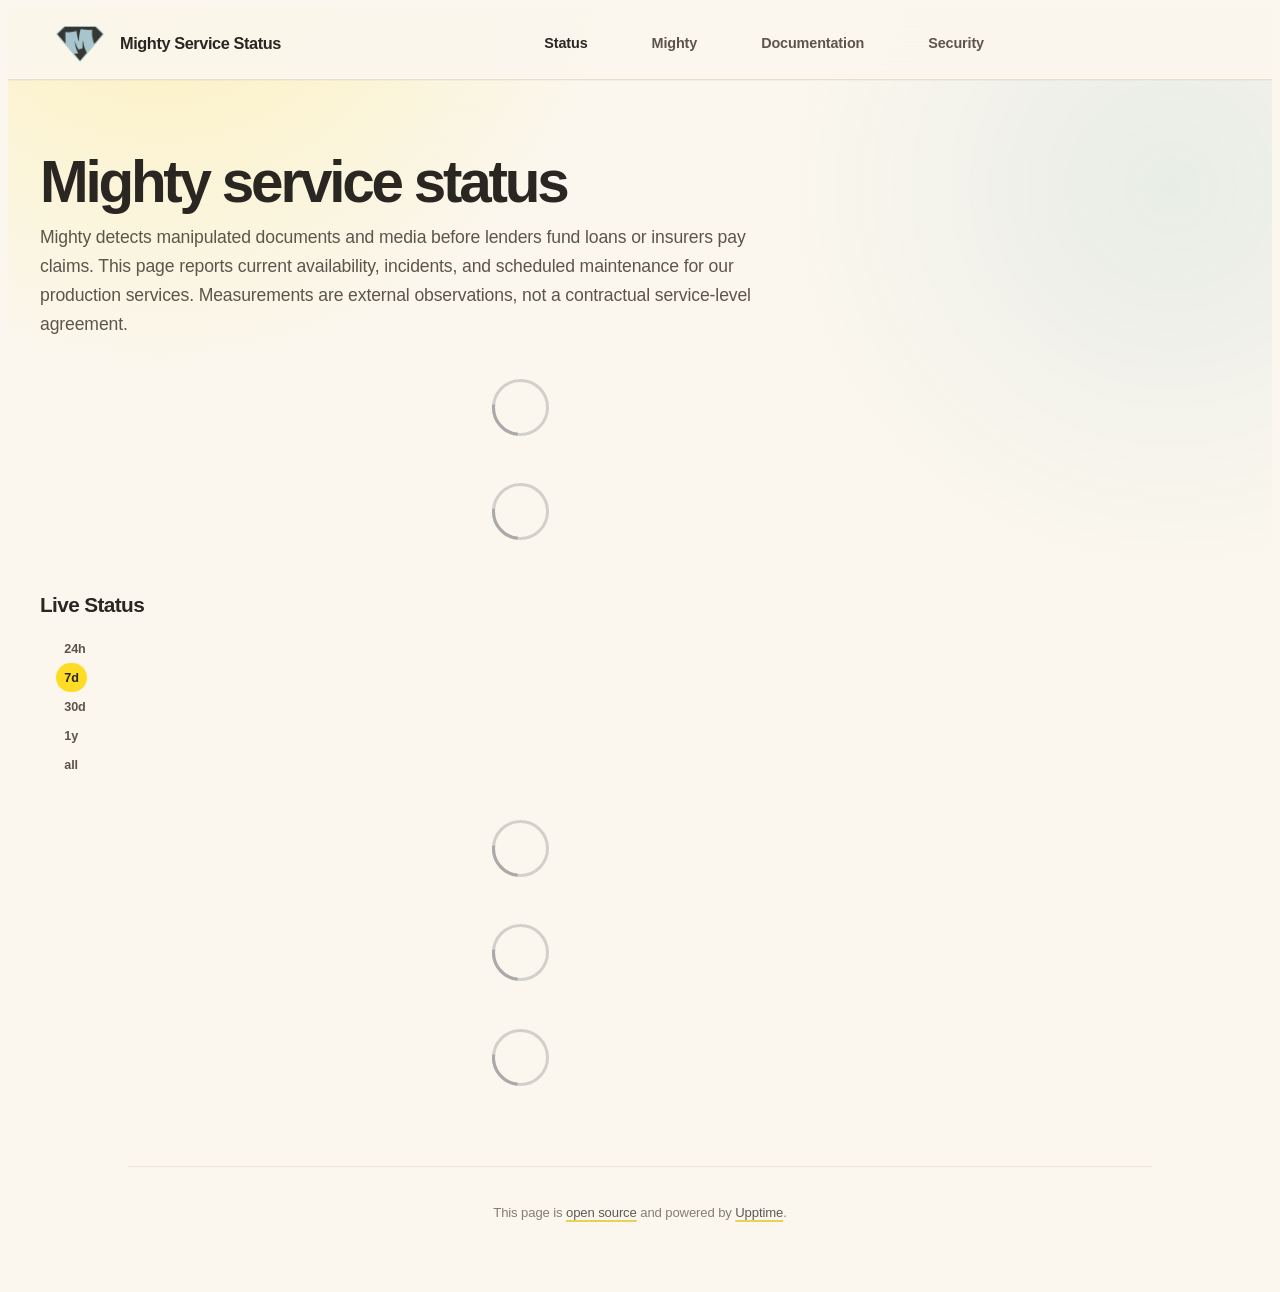
<file: index.html>
<!DOCTYPE html> <html lang=en> <head> <meta charset=utf-8> <meta content="width=device-width,initial-scale=1" name=viewport> <meta content=#fbf7ee name=theme-color> <base href=/ > <link href=manifest.json rel=manifest crossorigin=use-credentials> <script>__SAPPER__={baseUrl:"",preloaded:[void 0,{}]};if('serviceWorker' in navigator)navigator.serviceWorker.register('/service-worker.js');(function(){try{eval("async function x(){}");var main="/client/client.2e25747e.js"}catch(e){main="/client/legacy/client.e9487265.js"};var s=document.createElement("script");try{new Function("if(0)import('')")();s.src=main;s.type="module";s.crossOrigin="use-credentials";}catch(e){s.src="/client/shimport@2.0.5.js";s.setAttribute("data-main",main);}document.head.appendChild(s);}());</script> <link href=client/client-ce143710.css rel=stylesheet><link href=client/createOctokit-865318f3.css rel=stylesheet><link href=client/index-8a0b566a.css rel=stylesheet> <title>Mighty Service Status</title><meta content="Mighty Service Status" property=og:title> <meta content="Live uptime and incident updates for Mighty’s AI document-fraud detection services." property=og:description> <meta content=website property=og:type> <meta content=https://status.trymighty.ai/ property=og:url> <meta content=Mighty property=og:site_name> <meta content=https://status.trymighty.ai/status-social-card.png property=og:image> <meta content=1200 property=og:image:width> <meta content=630 property=og:image:height> <meta content="Mighty service status" property=og:image:alt> <script type=application/ld+json>{"@context":"https://schema.org","@type":"WebPage","@id":"https://status.trymighty.ai/#webpage","url":"https://status.trymighty.ai/","name":"Mighty Service Status","description":"Live uptime, incident, maintenance, and response-time updates for Mighty\u2019s AI document-fraud detection services for lending and insurance.","isPartOf":{"@type":"WebSite","@id":"https://trymighty.ai/#website","url":"https://trymighty.ai/","name":"Mighty"},"about":{"@type":"SoftwareApplication","name":"Mighty","applicationCategory":"BusinessApplication","url":"https://trymighty.ai/","description":"AI document-fraud detection for lending and insurance."},"publisher":{"@type":"Organization","name":"Mighty","url":"https://trymighty.ai/"},"inLanguage":"en-US"}</script><link href=/mighty-theme.css rel=stylesheet data-svelte=svelte-1affzgg><link href=https://status.trymighty.ai/global.css rel=stylesheet data-svelte=svelte-1affzgg><link href=/favicon.png rel=icon data-svelte=svelte-1affzgg type=image/png><link href=https://status.trymighty.ai/ rel=canonical data-svelte=svelte-1affzgg><meta content="Live uptime, incident, maintenance, and response-time updates for Mighty’s AI document-fraud detection services for lending and insurance." name=description data-svelte=svelte-1affzgg><meta content="index, follow, max-image-preview:large, max-snippet:-1" name=robots data-svelte=svelte-1affzgg><meta content=light name=color-scheme data-svelte=svelte-1affzgg><meta content="Mighty Status" name=application-name data-svelte=svelte-1affzgg><meta content=summary_large_image name=twitter:card data-svelte=svelte-1affzgg><meta content="Mighty Service Status" name=twitter:title data-svelte=svelte-1affzgg><meta content="Live uptime and incident updates for Mighty’s AI document-fraud detection services." name=twitter:description data-svelte=svelte-1affzgg><meta content=https://status.trymighty.ai/status-social-card.png name=twitter:image data-svelte=svelte-1affzgg> <link href=/client/client.2e25747e.js rel=modulepreload as=script crossorigin=use-credentials><link href=/client/client-ce143710.css rel=preload as=style><link href=/client/index.8f5f314c.js rel=modulepreload as=script crossorigin=use-credentials><link href=/client/createOctokit.9b468b02.js rel=modulepreload as=script crossorigin=use-credentials><link href=/client/inject_styles.803b7e80.js rel=modulepreload as=script crossorigin=use-credentials><link href=/client/createOctokit-865318f3.css rel=preload as=style><link href=/client/index-8a0b566a.css rel=preload as=style></head> <body> <div id=sapper> <nav class=svelte-a08hsz><div class="svelte-a08hsz container"><div><a href=https://status.trymighty.ai class="svelte-a08hsz logo"><img alt="" class=svelte-a08hsz src=/mighty-logo.png> <div>Mighty Service Status</div></a></div> <ul class=svelte-a08hsz><li><a href=/ class=svelte-a08hsz target=_self aria-current=page>Status</a> <li><a href=https://trymighty.ai/ class=svelte-a08hsz target=_self>Mighty</a> <li><a href=https://trymighty.ai/docs class=svelte-a08hsz target=_self>Documentation</a> <li><a href=https://trymighty.ai/security class=svelte-a08hsz target=_self>Security</a> </li> </ul></div> </nav> <main class=container> <header class=svelte-ngkazm><h1><strong>Mighty service status</strong></h1> <p class="svelte-ngkazm lead">Mighty detects manipulated documents and media before lenders fund loans or insurers pay claims. This page reports current availability, incidents, and scheduled maintenance for our production services. Measurements are external observations, not a contractual service-level agreement.</header> <section class=svelte-8lnl4f><div class="svelte-68jxue loading"><svg class=svelte-68jxue height=38 stroke=#aaa width=38 xmlns=http://www.w3.org/2000/svg><g fill=none fill-rule=evenodd><g stroke-width=2 transform="translate(1 1)"><circle cx=18 cy=18 r=18 stroke-opacity=.5></circle><path d="M36 18c0-9.94-8.06-18-18-18"><animateTransform attributeName=transform dur=1s from="0 18 18" repeatCount=indefinite to="360 18 18" type=rotate></animateTransform></path></g></g></svg></div> </section> <section class=svelte-8lnl4f><div class="svelte-68jxue loading"><svg class=svelte-68jxue height=38 stroke=#aaa width=38 xmlns=http://www.w3.org/2000/svg><g fill=none fill-rule=evenodd><g stroke-width=2 transform="translate(1 1)"><circle cx=18 cy=18 r=18 stroke-opacity=.5></circle><path d="M36 18c0-9.94-8.06-18-18-18"><animateTransform attributeName=transform dur=1s from="0 18 18" repeatCount=indefinite to="360 18 18" type=rotate></animateTransform></path></g></g></svg></div> </section> <div class="svelte-ejy0yk f changed"><h2>Live Status</h2> <form class="svelte-ejy0yk f r"><div><input class=svelte-ejy0yk id=data_day name=d type=radio value=day><label class=svelte-ejy0yk for=data_day>24h</label></div> <div><input class=svelte-ejy0yk id=data_week name=d type=radio value=week checked><label class=svelte-ejy0yk for=data_week>7d</label></div> <div><input class=svelte-ejy0yk id=data_month name=d type=radio value=month><label class=svelte-ejy0yk for=data_month>30d</label></div> <div><input class=svelte-ejy0yk id=data_year name=d type=radio value=year><label class=svelte-ejy0yk for=data_year>1y</label></div> <div><input class=svelte-ejy0yk id=data_all name=d type=radio value=all><label class=svelte-ejy0yk for=data_all>all</label></div></form></div> <section class="svelte-ejy0yk live-status"><div class="svelte-68jxue loading"><svg class=svelte-68jxue height=38 stroke=#aaa width=38 xmlns=http://www.w3.org/2000/svg><g fill=none fill-rule=evenodd><g stroke-width=2 transform="translate(1 1)"><circle cx=18 cy=18 r=18 stroke-opacity=.5></circle><path d="M36 18c0-9.94-8.06-18-18-18"><animateTransform attributeName=transform dur=1s from="0 18 18" repeatCount=indefinite to="360 18 18" type=rotate></animateTransform></path></g></g></svg></div> </section> <section><div class="svelte-68jxue loading"><svg class=svelte-68jxue height=38 stroke=#aaa width=38 xmlns=http://www.w3.org/2000/svg><g fill=none fill-rule=evenodd><g stroke-width=2 transform="translate(1 1)"><circle cx=18 cy=18 r=18 stroke-opacity=.5></circle><path d="M36 18c0-9.94-8.06-18-18-18"><animateTransform attributeName=transform dur=1s from="0 18 18" repeatCount=indefinite to="360 18 18" type=rotate></animateTransform></path></g></g></svg></div> </section> <section><div class="svelte-68jxue loading"><svg class=svelte-68jxue height=38 stroke=#aaa width=38 xmlns=http://www.w3.org/2000/svg><g fill=none fill-rule=evenodd><g stroke-width=2 transform="translate(1 1)"><circle cx=18 cy=18 r=18 stroke-opacity=.5></circle><path d="M36 18c0-9.94-8.06-18-18-18"><animateTransform attributeName=transform dur=1s from="0 18 18" repeatCount=indefinite to="360 18 18" type=rotate></animateTransform></path></g></g></svg></div></section></main> <footer class=svelte-jbr799><p>This page is <a href=https://github.com/TryMightyAI/status>open source</a> and powered by <a href=https://upptime.js.org>Upptime</a>.</p> </footer></div> <script> try {
        if (typeof window !== "undefined" && window.navigator && navigator.serviceWorker) {
          navigator.serviceWorker.getRegistrations().then(function (registrations) {
            for (let registration of registrations) {
              registration.unregister();
            }
          });
        }
        if (typeof window !== "undefined" && "caches" in window) {
          caches.keys().then(function (keyList) {
            return Promise.all(
              keyList.map(function (key) {
                return caches.delete(key);
              })
            );
          });
        }
      } catch (error) {} </script>
</file>
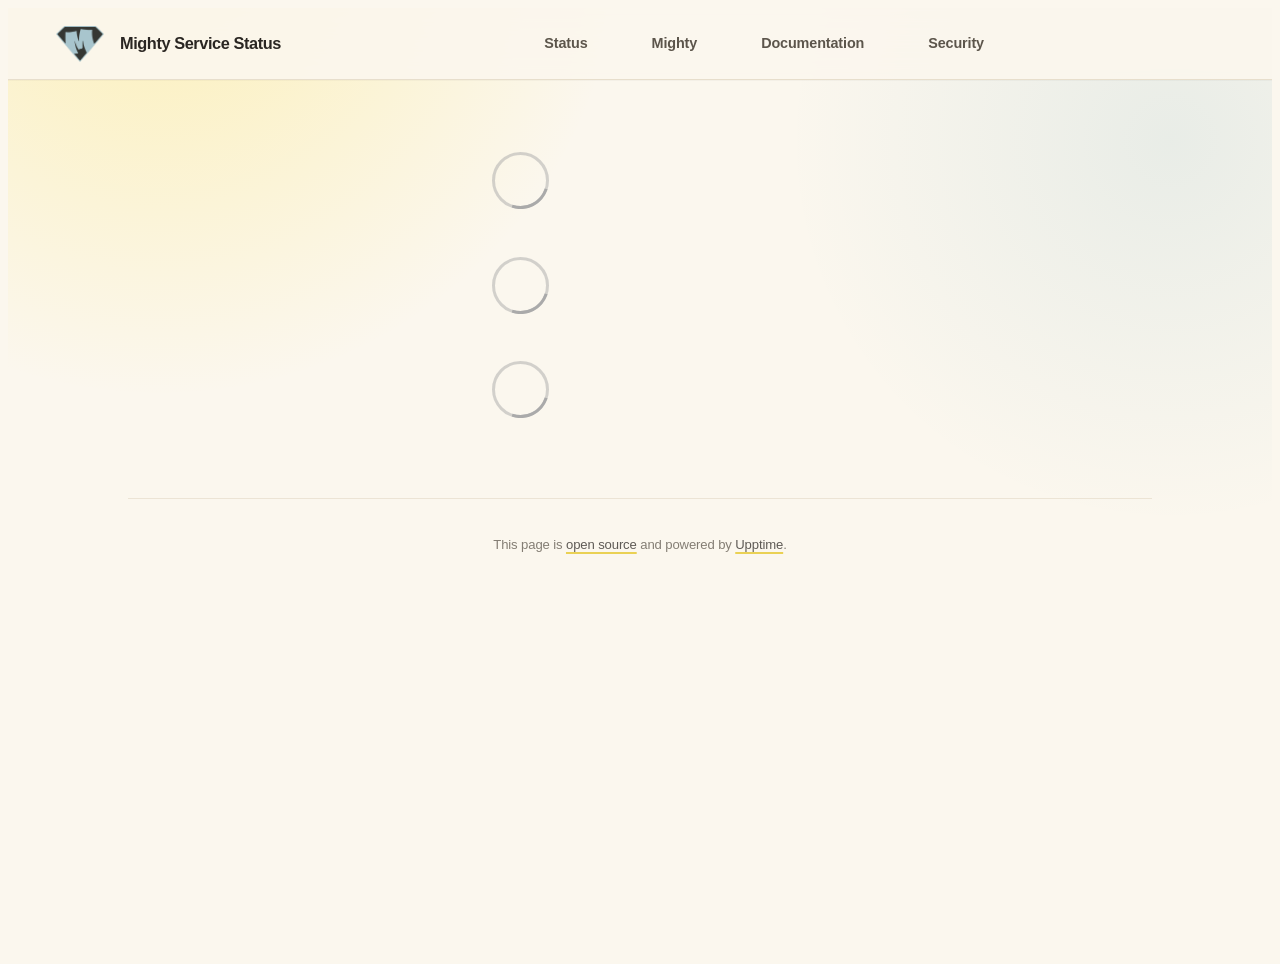
<file: history/api/index.html>
<!DOCTYPE html> <html lang=en> <head> <meta charset=utf-8> <meta content="width=device-width,initial-scale=1" name=viewport> <meta content=#fbf7ee name=theme-color> <base href=/ > <link href=manifest.json rel=manifest crossorigin=use-credentials> <script>__SAPPER__={baseUrl:"",preloaded:[void 0,null,{slug:"api"}]};if('serviceWorker' in navigator)navigator.serviceWorker.register('/service-worker.js');(function(){try{eval("async function x(){}");var main="/client/client.2e25747e.js"}catch(e){main="/client/legacy/client.e9487265.js"};var s=document.createElement("script");try{new Function("if(0)import('')")();s.src=main;s.type="module";s.crossOrigin="use-credentials";}catch(e){s.src="/client/shimport@2.0.5.js";s.setAttribute("data-main",main);}document.head.appendChild(s);}());</script> <link href=client/client-ce143710.css rel=stylesheet><link href=client/createOctokit-865318f3.css rel=stylesheet><link href=client/_number_-a307bba4.css rel=stylesheet> <title>API status history | Mighty</title><link href=/mighty-theme.css rel=stylesheet data-svelte=svelte-1affzgg><link href=https://status.trymighty.ai/global.css rel=stylesheet data-svelte=svelte-1affzgg><link href=/favicon.png rel=icon data-svelte=svelte-1affzgg type=image/png><meta content="Current uptime, response-time history, and past incidents for the Mighty API service." name=description data-svelte=svelte-1opztgm><link href=https://status.trymighty.ai/history/api/ rel=canonical data-svelte=svelte-1opztgm> <link href=/client/client.2e25747e.js rel=modulepreload as=script crossorigin=use-credentials><link href=/client/client-ce143710.css rel=preload as=style><link href=/client/_number_.bdbcb7b8.js rel=modulepreload as=script crossorigin=use-credentials><link href=/client/createOctokit.9b468b02.js rel=modulepreload as=script crossorigin=use-credentials><link href=/client/inject_styles.803b7e80.js rel=modulepreload as=script crossorigin=use-credentials><link href=/client/createOctokit-865318f3.css rel=preload as=style><link href=/client/_number_-a307bba4.css rel=preload as=style></head> <body> <div id=sapper> <nav class=svelte-a08hsz><div class="svelte-a08hsz container"><div><a href=https://status.trymighty.ai class="svelte-a08hsz logo"><img alt="" class=svelte-a08hsz src=/mighty-logo.png> <div>Mighty Service Status</div></a></div> <ul class=svelte-a08hsz><li><a href=/ class=svelte-a08hsz target=_self>Status</a> <li><a href=https://trymighty.ai/ class=svelte-a08hsz target=_self>Mighty</a> <li><a href=https://trymighty.ai/docs class=svelte-a08hsz target=_self>Documentation</a> <li><a href=https://trymighty.ai/security class=svelte-a08hsz target=_self>Security</a> </li> </ul></div> </nav> <main class=container> <section><div class="svelte-68jxue loading"><svg class=svelte-68jxue height=38 stroke=#aaa width=38 xmlns=http://www.w3.org/2000/svg><g fill=none fill-rule=evenodd><g stroke-width=2 transform="translate(1 1)"><circle cx=18 cy=18 r=18 stroke-opacity=.5></circle><path d="M36 18c0-9.94-8.06-18-18-18"><animateTransform attributeName=transform dur=1s from="0 18 18" repeatCount=indefinite to="360 18 18" type=rotate></animateTransform></path></g></g></svg></div></section> <section><div class="svelte-68jxue loading"><svg class=svelte-68jxue height=38 stroke=#aaa width=38 xmlns=http://www.w3.org/2000/svg><g fill=none fill-rule=evenodd><g stroke-width=2 transform="translate(1 1)"><circle cx=18 cy=18 r=18 stroke-opacity=.5></circle><path d="M36 18c0-9.94-8.06-18-18-18"><animateTransform attributeName=transform dur=1s from="0 18 18" repeatCount=indefinite to="360 18 18" type=rotate></animateTransform></path></g></g></svg></div></section> <section><div class="svelte-68jxue loading"><svg class=svelte-68jxue height=38 stroke=#aaa width=38 xmlns=http://www.w3.org/2000/svg><g fill=none fill-rule=evenodd><g stroke-width=2 transform="translate(1 1)"><circle cx=18 cy=18 r=18 stroke-opacity=.5></circle><path d="M36 18c0-9.94-8.06-18-18-18"><animateTransform attributeName=transform dur=1s from="0 18 18" repeatCount=indefinite to="360 18 18" type=rotate></animateTransform></path></g></g></svg></div></section></main> <footer class=svelte-jbr799><p>This page is <a href=https://github.com/TryMightyAI/status>open source</a> and powered by <a href=https://upptime.js.org>Upptime</a>.</p> </footer></div> <script> try {
        if (typeof window !== "undefined" && window.navigator && navigator.serviceWorker) {
          navigator.serviceWorker.getRegistrations().then(function (registrations) {
            for (let registration of registrations) {
              registration.unregister();
            }
          });
        }
        if (typeof window !== "undefined" && "caches" in window) {
          caches.keys().then(function (keyList) {
            return Promise.all(
              keyList.map(function (key) {
                return caches.delete(key);
              })
            );
          });
        }
      } catch (error) {} </script>
</file>
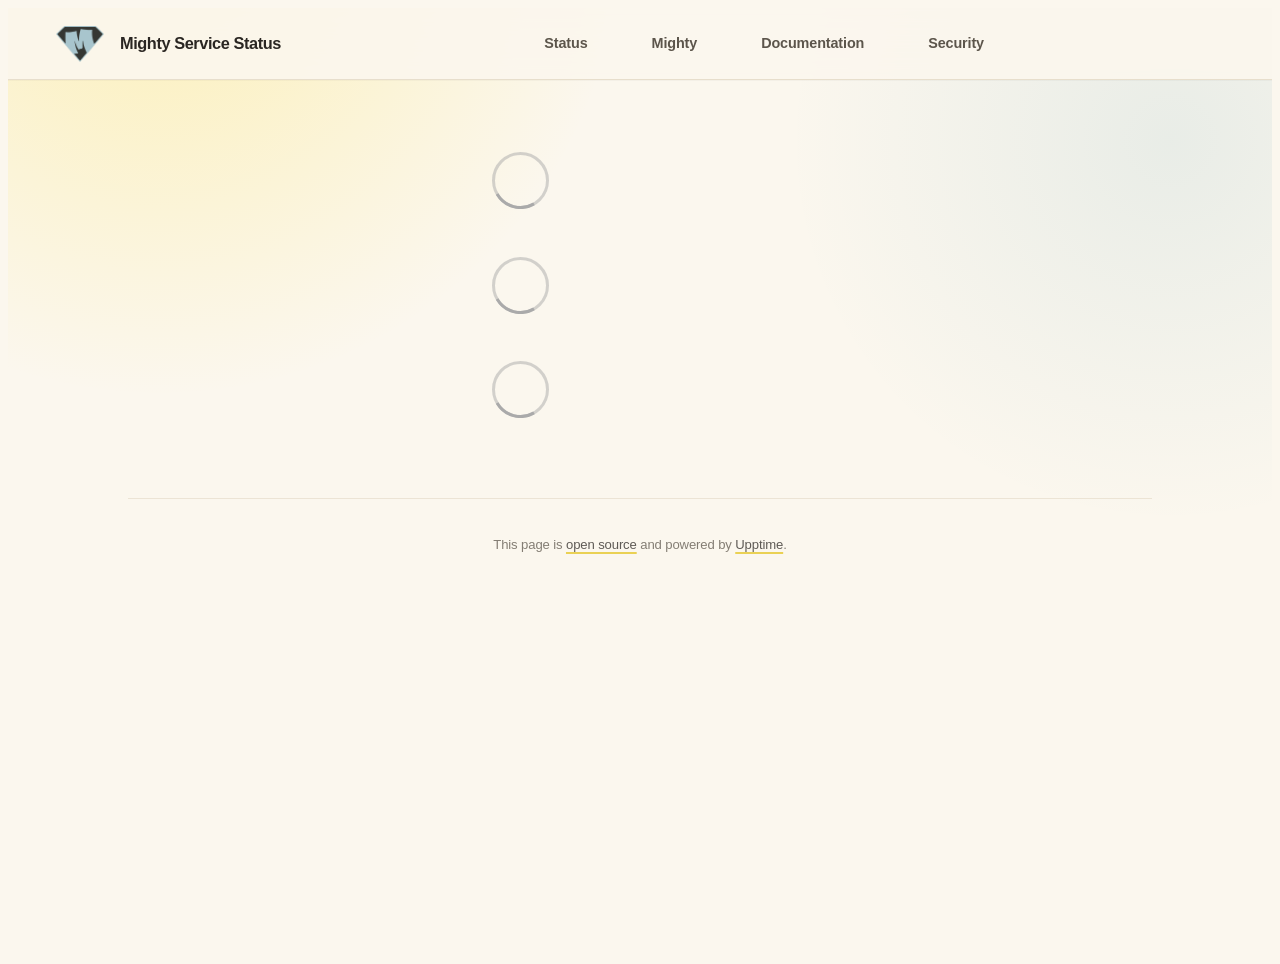
<file: history/scan-gateway/index.html>
<!DOCTYPE html> <html lang=en> <head> <meta charset=utf-8> <meta content="width=device-width,initial-scale=1" name=viewport> <meta content=#fbf7ee name=theme-color> <base href=/ > <link href=manifest.json rel=manifest crossorigin=use-credentials> <script>__SAPPER__={baseUrl:"",preloaded:[void 0,null,{slug:"scan-gateway"}]};if('serviceWorker' in navigator)navigator.serviceWorker.register('/service-worker.js');(function(){try{eval("async function x(){}");var main="/client/client.2e25747e.js"}catch(e){main="/client/legacy/client.e9487265.js"};var s=document.createElement("script");try{new Function("if(0)import('')")();s.src=main;s.type="module";s.crossOrigin="use-credentials";}catch(e){s.src="/client/shimport@2.0.5.js";s.setAttribute("data-main",main);}document.head.appendChild(s);}());</script> <link href=client/client-ce143710.css rel=stylesheet><link href=client/createOctokit-865318f3.css rel=stylesheet><link href=client/_number_-a307bba4.css rel=stylesheet> <title>Scan Gateway status history | Mighty</title><link href=/mighty-theme.css rel=stylesheet data-svelte=svelte-1affzgg><link href=https://status.trymighty.ai/global.css rel=stylesheet data-svelte=svelte-1affzgg><link href=/favicon.png rel=icon data-svelte=svelte-1affzgg type=image/png><meta content="Current uptime, response-time history, and past incidents for the Mighty Scan Gateway service." name=description data-svelte=svelte-1opztgm><link href=https://status.trymighty.ai/history/scan-gateway/ rel=canonical data-svelte=svelte-1opztgm> <link href=/client/client.2e25747e.js rel=modulepreload as=script crossorigin=use-credentials><link href=/client/client-ce143710.css rel=preload as=style><link href=/client/_number_.bdbcb7b8.js rel=modulepreload as=script crossorigin=use-credentials><link href=/client/createOctokit.9b468b02.js rel=modulepreload as=script crossorigin=use-credentials><link href=/client/inject_styles.803b7e80.js rel=modulepreload as=script crossorigin=use-credentials><link href=/client/createOctokit-865318f3.css rel=preload as=style><link href=/client/_number_-a307bba4.css rel=preload as=style></head> <body> <div id=sapper> <nav class=svelte-a08hsz><div class="svelte-a08hsz container"><div><a href=https://status.trymighty.ai class="svelte-a08hsz logo"><img alt="" class=svelte-a08hsz src=/mighty-logo.png> <div>Mighty Service Status</div></a></div> <ul class=svelte-a08hsz><li><a href=/ class=svelte-a08hsz target=_self>Status</a> <li><a href=https://trymighty.ai/ class=svelte-a08hsz target=_self>Mighty</a> <li><a href=https://trymighty.ai/docs class=svelte-a08hsz target=_self>Documentation</a> <li><a href=https://trymighty.ai/security class=svelte-a08hsz target=_self>Security</a> </li> </ul></div> </nav> <main class=container> <section><div class="svelte-68jxue loading"><svg class=svelte-68jxue height=38 stroke=#aaa width=38 xmlns=http://www.w3.org/2000/svg><g fill=none fill-rule=evenodd><g stroke-width=2 transform="translate(1 1)"><circle cx=18 cy=18 r=18 stroke-opacity=.5></circle><path d="M36 18c0-9.94-8.06-18-18-18"><animateTransform attributeName=transform dur=1s from="0 18 18" repeatCount=indefinite to="360 18 18" type=rotate></animateTransform></path></g></g></svg></div></section> <section><div class="svelte-68jxue loading"><svg class=svelte-68jxue height=38 stroke=#aaa width=38 xmlns=http://www.w3.org/2000/svg><g fill=none fill-rule=evenodd><g stroke-width=2 transform="translate(1 1)"><circle cx=18 cy=18 r=18 stroke-opacity=.5></circle><path d="M36 18c0-9.94-8.06-18-18-18"><animateTransform attributeName=transform dur=1s from="0 18 18" repeatCount=indefinite to="360 18 18" type=rotate></animateTransform></path></g></g></svg></div></section> <section><div class="svelte-68jxue loading"><svg class=svelte-68jxue height=38 stroke=#aaa width=38 xmlns=http://www.w3.org/2000/svg><g fill=none fill-rule=evenodd><g stroke-width=2 transform="translate(1 1)"><circle cx=18 cy=18 r=18 stroke-opacity=.5></circle><path d="M36 18c0-9.94-8.06-18-18-18"><animateTransform attributeName=transform dur=1s from="0 18 18" repeatCount=indefinite to="360 18 18" type=rotate></animateTransform></path></g></g></svg></div></section></main> <footer class=svelte-jbr799><p>This page is <a href=https://github.com/TryMightyAI/status>open source</a> and powered by <a href=https://upptime.js.org>Upptime</a>.</p> </footer></div> <script> try {
        if (typeof window !== "undefined" && window.navigator && navigator.serviceWorker) {
          navigator.serviceWorker.getRegistrations().then(function (registrations) {
            for (let registration of registrations) {
              registration.unregister();
            }
          });
        }
        if (typeof window !== "undefined" && "caches" in window) {
          caches.keys().then(function (keyList) {
            return Promise.all(
              keyList.map(function (key) {
                return caches.delete(key);
              })
            );
          });
        }
      } catch (error) {} </script>
</file>
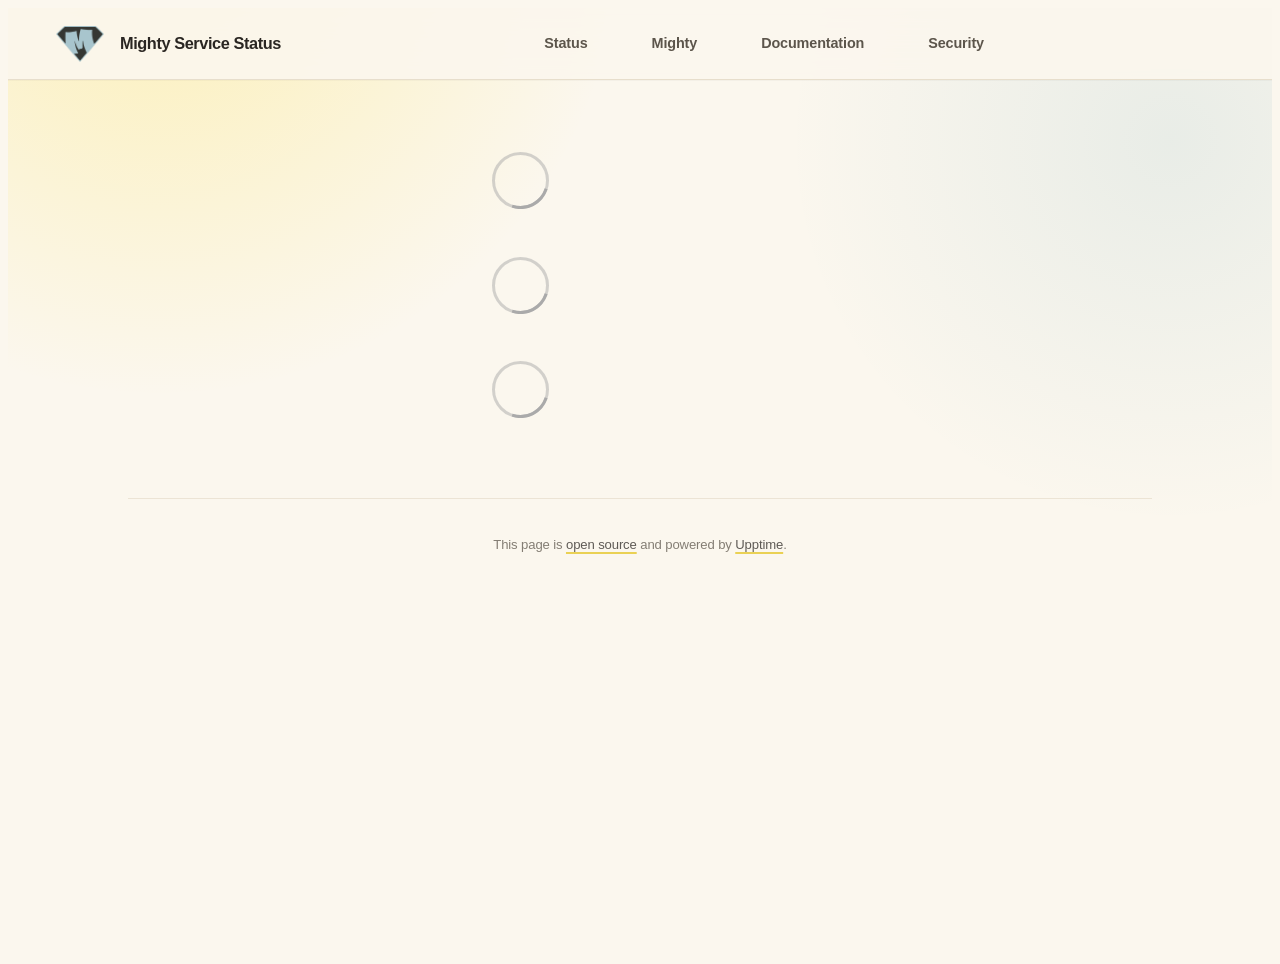
<file: history/website/index.html>
<!DOCTYPE html> <html lang=en> <head> <meta charset=utf-8> <meta content="width=device-width,initial-scale=1" name=viewport> <meta content=#fbf7ee name=theme-color> <base href=/ > <link href=manifest.json rel=manifest crossorigin=use-credentials> <script>__SAPPER__={baseUrl:"",preloaded:[void 0,null,{slug:"website"}]};if('serviceWorker' in navigator)navigator.serviceWorker.register('/service-worker.js');(function(){try{eval("async function x(){}");var main="/client/client.2e25747e.js"}catch(e){main="/client/legacy/client.e9487265.js"};var s=document.createElement("script");try{new Function("if(0)import('')")();s.src=main;s.type="module";s.crossOrigin="use-credentials";}catch(e){s.src="/client/shimport@2.0.5.js";s.setAttribute("data-main",main);}document.head.appendChild(s);}());</script> <link href=client/client-ce143710.css rel=stylesheet><link href=client/createOctokit-865318f3.css rel=stylesheet><link href=client/_number_-a307bba4.css rel=stylesheet> <title>Website status history | Mighty</title><link href=/mighty-theme.css rel=stylesheet data-svelte=svelte-1affzgg><link href=https://status.trymighty.ai/global.css rel=stylesheet data-svelte=svelte-1affzgg><link href=/favicon.png rel=icon data-svelte=svelte-1affzgg type=image/png><meta content="Current uptime, response-time history, and past incidents for the Mighty Website service." name=description data-svelte=svelte-1opztgm><link href=https://status.trymighty.ai/history/website/ rel=canonical data-svelte=svelte-1opztgm> <link href=/client/client.2e25747e.js rel=modulepreload as=script crossorigin=use-credentials><link href=/client/client-ce143710.css rel=preload as=style><link href=/client/_number_.bdbcb7b8.js rel=modulepreload as=script crossorigin=use-credentials><link href=/client/createOctokit.9b468b02.js rel=modulepreload as=script crossorigin=use-credentials><link href=/client/inject_styles.803b7e80.js rel=modulepreload as=script crossorigin=use-credentials><link href=/client/createOctokit-865318f3.css rel=preload as=style><link href=/client/_number_-a307bba4.css rel=preload as=style></head> <body> <div id=sapper> <nav class=svelte-a08hsz><div class="svelte-a08hsz container"><div><a href=https://status.trymighty.ai class="svelte-a08hsz logo"><img alt="" class=svelte-a08hsz src=/mighty-logo.png> <div>Mighty Service Status</div></a></div> <ul class=svelte-a08hsz><li><a href=/ class=svelte-a08hsz target=_self>Status</a> <li><a href=https://trymighty.ai/ class=svelte-a08hsz target=_self>Mighty</a> <li><a href=https://trymighty.ai/docs class=svelte-a08hsz target=_self>Documentation</a> <li><a href=https://trymighty.ai/security class=svelte-a08hsz target=_self>Security</a> </li> </ul></div> </nav> <main class=container> <section><div class="svelte-68jxue loading"><svg class=svelte-68jxue height=38 stroke=#aaa width=38 xmlns=http://www.w3.org/2000/svg><g fill=none fill-rule=evenodd><g stroke-width=2 transform="translate(1 1)"><circle cx=18 cy=18 r=18 stroke-opacity=.5></circle><path d="M36 18c0-9.94-8.06-18-18-18"><animateTransform attributeName=transform dur=1s from="0 18 18" repeatCount=indefinite to="360 18 18" type=rotate></animateTransform></path></g></g></svg></div></section> <section><div class="svelte-68jxue loading"><svg class=svelte-68jxue height=38 stroke=#aaa width=38 xmlns=http://www.w3.org/2000/svg><g fill=none fill-rule=evenodd><g stroke-width=2 transform="translate(1 1)"><circle cx=18 cy=18 r=18 stroke-opacity=.5></circle><path d="M36 18c0-9.94-8.06-18-18-18"><animateTransform attributeName=transform dur=1s from="0 18 18" repeatCount=indefinite to="360 18 18" type=rotate></animateTransform></path></g></g></svg></div></section> <section><div class="svelte-68jxue loading"><svg class=svelte-68jxue height=38 stroke=#aaa width=38 xmlns=http://www.w3.org/2000/svg><g fill=none fill-rule=evenodd><g stroke-width=2 transform="translate(1 1)"><circle cx=18 cy=18 r=18 stroke-opacity=.5></circle><path d="M36 18c0-9.94-8.06-18-18-18"><animateTransform attributeName=transform dur=1s from="0 18 18" repeatCount=indefinite to="360 18 18" type=rotate></animateTransform></path></g></g></svg></div></section></main> <footer class=svelte-jbr799><p>This page is <a href=https://github.com/TryMightyAI/status>open source</a> and powered by <a href=https://upptime.js.org>Upptime</a>.</p> </footer></div> <script> try {
        if (typeof window !== "undefined" && window.navigator && navigator.serviceWorker) {
          navigator.serviceWorker.getRegistrations().then(function (registrations) {
            for (let registration of registrations) {
              registration.unregister();
            }
          });
        }
        if (typeof window !== "undefined" && "caches" in window) {
          caches.keys().then(function (keyList) {
            return Promise.all(
              keyList.map(function (key) {
                return caches.delete(key);
              })
            );
          });
        }
      } catch (error) {} </script>
</file>
